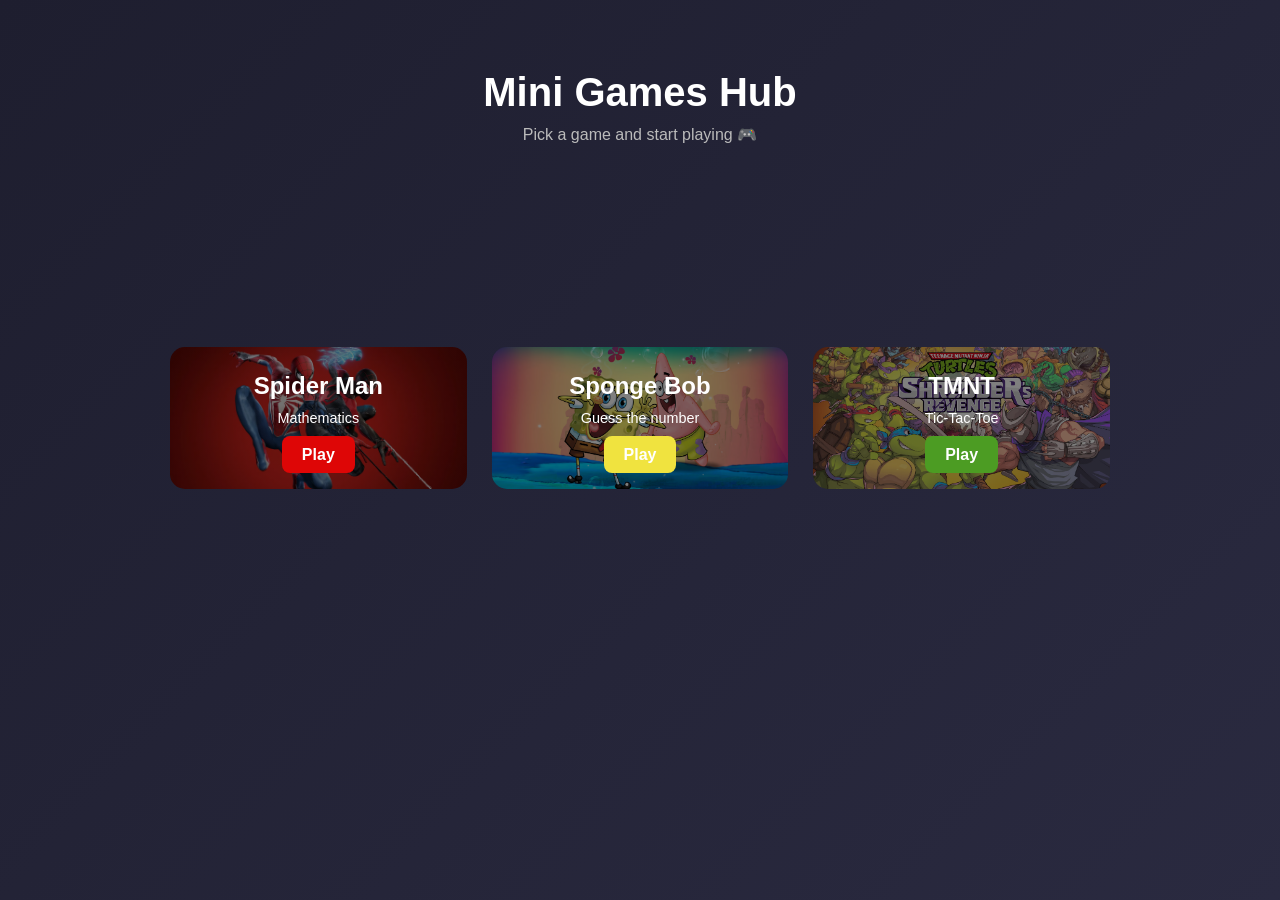
<file: index.html>
<!DOCTYPE html>
<html lang="en">
<head>
    <meta charset="UTF-8">
    <meta name="viewport" content="width=device-width, initial-scale=1.0">
    <title>Mini Games Hub</title>
    <link rel="stylesheet" href="hub.css">
</head>
<body>

    <header>
        <h1>Mini Games Hub</h1>
        <p>Pick a game and start playing 🎮</p>
    </header>

    <main class="games-container">

        <!-- Game 1 -->
        <div class="game-card" id="spider_man_game">
            <h2>Spider Man</h2>
            <p>Mathematics</p>
            <a href="./Spider-Man Math/heroPick.html" class="play-btn" id="spider_btn" target="_blank">Play</a>
        </div>

        <!-- Game 2 -->
        <div class="game-card" id="sponge_bob_game">
            <h2>Sponge Bob</h2>
            <p>Guess the number</p>
            <a href="./SpongeBob Guess The Number/heroPick.html" class="play-btn" id="sponge_btn" target="_blank">Play</a>
        </div>

        <!-- Game 3 -->
        <div class="game-card" id="tmnt_game">
            <h2>TMNT</h2>
            <p>Tic-Tac-Toe</p>
            <a href="./TMNT Tic-Tac-Toe/heroPick.html" class="play-btn" id="tmnt_btn" target="_blank">Play</a>
        </div>

    </main>

    <footer>
        <p></p>
    </footer>

</body>
</html>
</file>
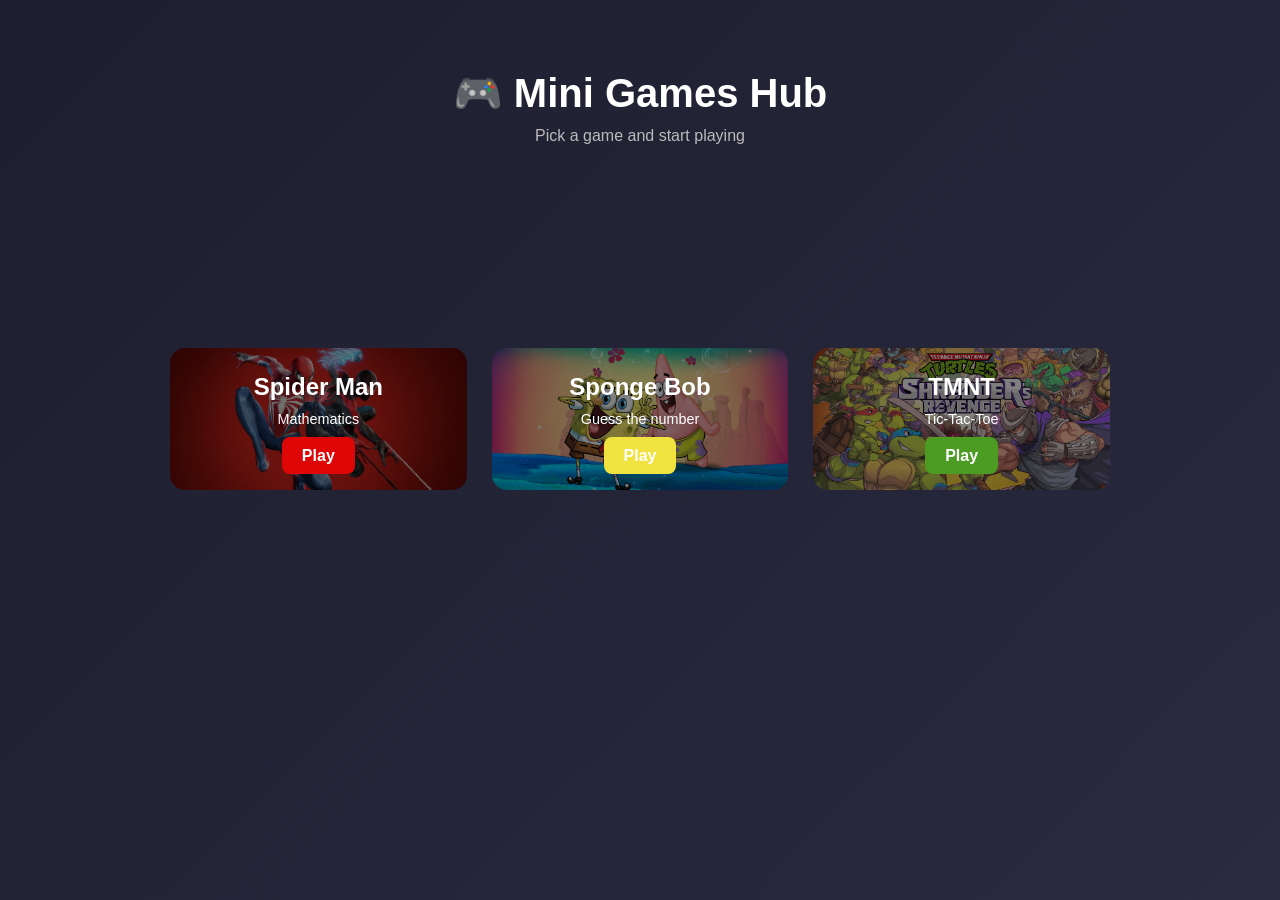
<file: hub.html>
<!DOCTYPE html>
<html lang="en">
<head>
    <meta charset="UTF-8">
    <title>Mini Games Hub</title>
    <link rel="stylesheet" href="hub.css">
</head>
<body>

    <header>
        <h1>🎮 Mini Games Hub</h1>
        <p>Pick a game and start playing</p>
    </header>

    <main class="games-container">

        <!-- Game 1 -->
        <div class="game-card" id="spider_man_game">
            <h2>Spider Man</h2>
            <p>Mathematics</p>
            <a href="./Spider-Man Math/heroPick.html" class="play-btn" id="spider_btn" target="_blank">Play</a>
        </div>

        <!-- Game 2 -->
        <div class="game-card" id="sponge_bob_game">
            <h2>Sponge Bob</h2>
            <p>Guess the number</p>
            <a href="./SpongeBob Guess The Number/heroPick.html" class="play-btn" id="sponge_btn" target="_blank">Play</a>
        </div>

        <!-- Game 3 -->
        <div class="game-card" id="tmnt_game">
            <h2>TMNT</h2>
            <p>Tic-Tac-Toe</p>
            <a href="./TMNT Tic-Tac-Toe/heroPick.html" class="play-btn" id="tmnt_btn" target="_blank">Play</a>
        </div>

    </main>

    <footer>
        <p></p>
    </footer>

</body>
</html>
</file>
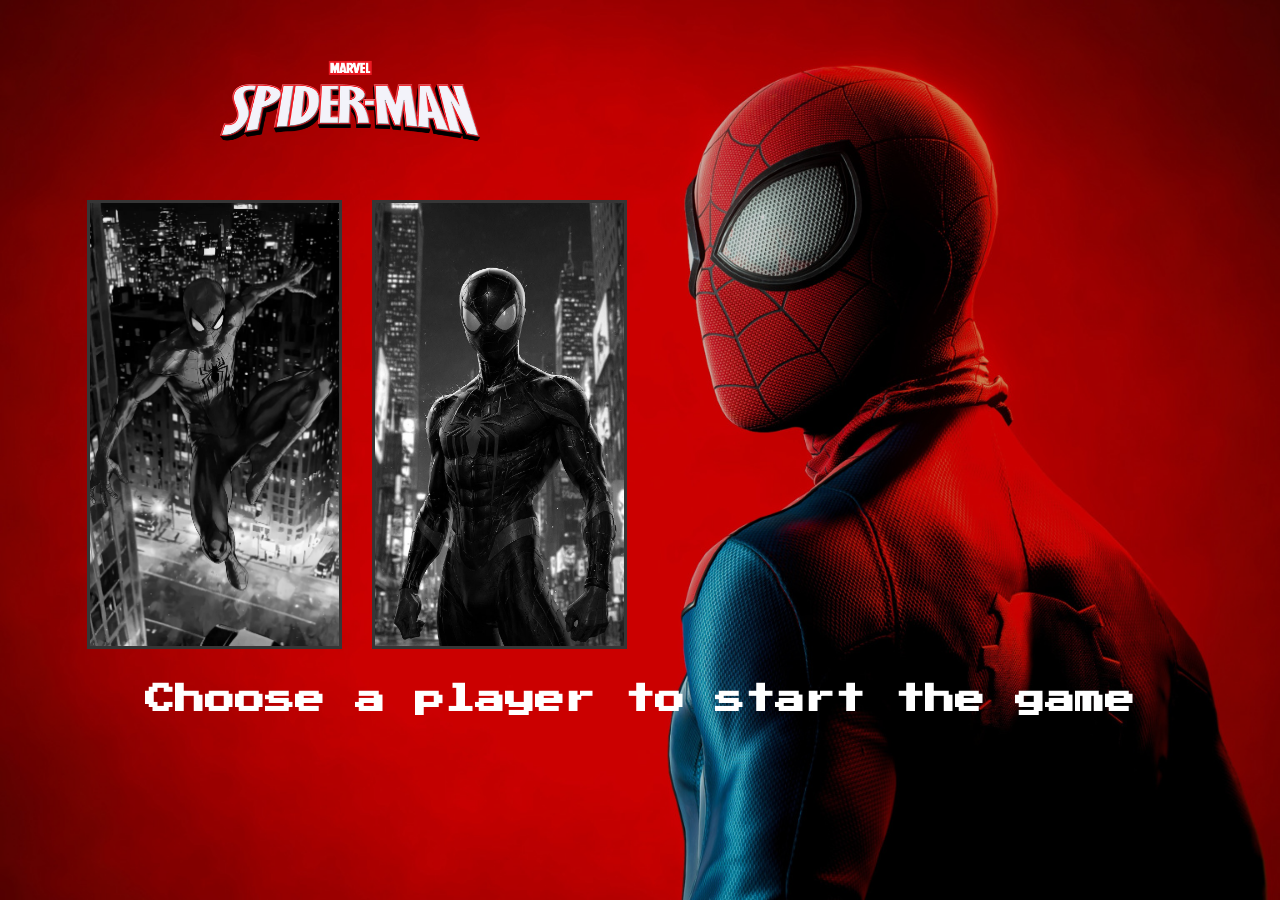
<file: Spider-Man Math/heroPick.html>
<!DOCTYPE html>
<html lang="en" dir="ltr">
  <head>
    <meta charset="utf-8">
    <meta http-equiv="X-UA-Compatible" content="IE=edge">
    <meta name="viewport" content="width=device-width, initial-scale=1">
    <title></title>
    <link rel="stylesheet" href="https://cdn.jsdelivr.net/npm/bootstrap@3.4.1/dist/css/bootstrap.min.css" integrity="sha384-HSMxcRTRxnN+Bdg0JdbxYKrThecOKuH5zCYotlSAcp1+c8xmyTe9GYg1l9a69psu" crossorigin="anonymous">
    <link rel="stylesheet" href="heroPick.css">
    <link rel="preconnect" href="https://fonts.googleapis.com">
    <link rel="preconnect" href="https://fonts.gstatic.com" crossorigin>
    <link href="https://fonts.googleapis.com/css2?family=Press+Start+2P&display=swap" rel="stylesheet">
  <body>

    <div class="container">
      <div class="overlay"></div>

      <div id="app">


        <div class="txtclass">
          <img src="Static/spidey_logo.png" alt="">
        </div>

        <div class="row">
          <div class="col-lg-3 col-md-3 col-xs-6 hero" data-hero="Peter Parker"><img src="./Static/classic.jpg" alt=""></div>
          <div class="col-lg-3 col-md-3 col-xs-6 hero" data-hero="Miles Morales"><img src="./Static/miles.jpg" alt=""></div>
    

        </div>

        <p id="blink">Choose a player to start the game</p>

        <script src="heroPick.js">

        </script>

      </div>


    </div>



  </body>
</html>
</file>
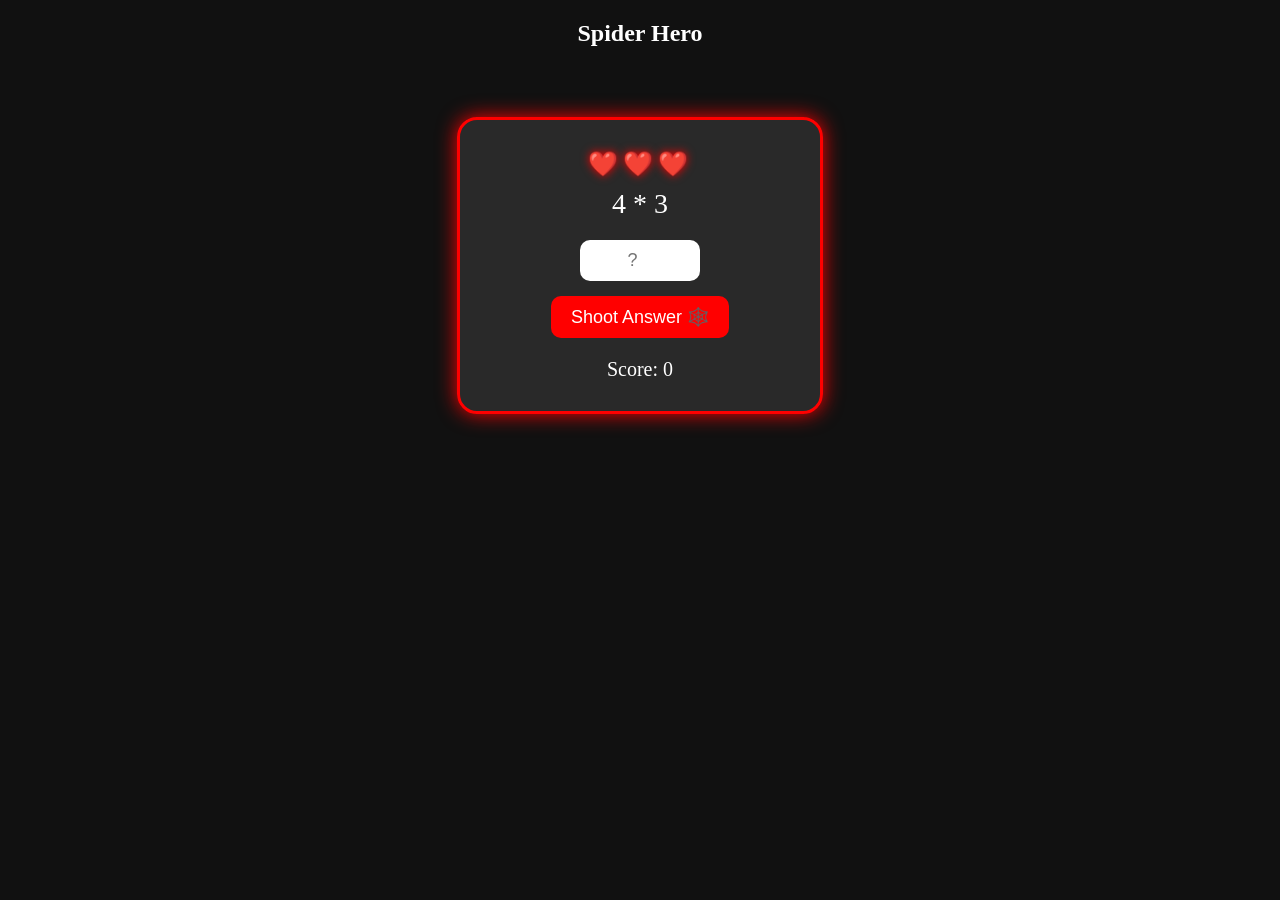
<file: Spider-Man Math/spider_game.html>
<!DOCTYPE html>
<html lang="en">
<head>
    <meta charset="utf-8">
    <meta name="viewport" content="width=device-width, initial-scale=1.0">
    <title>Spider Math Game</title>
    <link rel="stylesheet" href="spider_game.css">
</head>
<body>
    <header id="heroName">Hero Math Challenge</header>

    <div class="game-box">
        <div id="lives">❤️❤️❤️</div>

        <div id="question">Loading...</div>
        <input type="number" id="answer" placeholder="?" />
        <br>
        <button onclick="checkAnswer()">Shoot Answer 🕸️</button>
        <div id="score">Score: 0</div>
    </div>

    <script src="spider_game.js"></script>
</body>
</html>
</file>
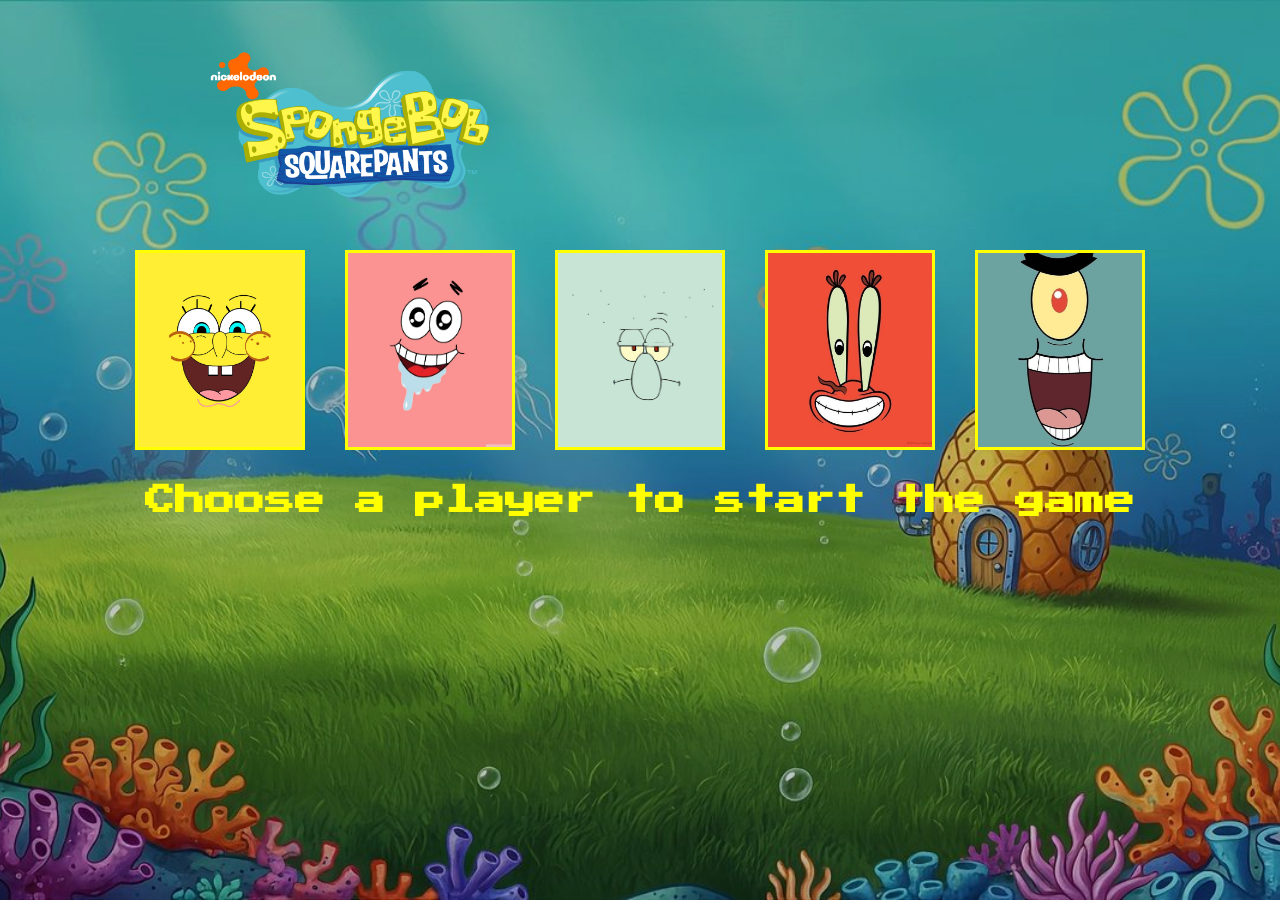
<file: SpongeBob Guess The Number/heroPick.html>
<!DOCTYPE html>
<html lang="en" dir="ltr">
  <head>
    <meta charset="utf-8">
    <meta http-equiv="X-UA-Compatible" content="IE=edge">
    <meta name="viewport" content="width=device-width, initial-scale=1">
    <title></title>
    <link rel="stylesheet" href="https://cdn.jsdelivr.net/npm/bootstrap@3.4.1/dist/css/bootstrap.min.css" integrity="sha384-HSMxcRTRxnN+Bdg0JdbxYKrThecOKuH5zCYotlSAcp1+c8xmyTe9GYg1l9a69psu" crossorigin="anonymous">
    <link rel="stylesheet" href="heroPick.css">
    <link rel="preconnect" href="https://fonts.googleapis.com">
    <link rel="preconnect" href="https://fonts.gstatic.com" crossorigin>
    <link href="https://fonts.googleapis.com/css2?family=Press+Start+2P&display=swap" rel="stylesheet">
  <body>

    <div class="container">
      <div class="overlay"></div>

      <div id="app">


        <div class="txtclass">
          <img src="Static/sponge_logo.png" alt="">
        </div>

        <div class="row">
          <div class="col-lg-3 col-md-3 col-xs-6 hero" data-hero="Sponge Bob"><img src="./Static/sponge.jpg" alt=""></div>
          <div class="col-lg-3 col-md-3 col-xs-6 hero" data-hero="Patrick Star"><img src="./Static/patrick.jpg" alt=""></div>
          <div class="col-lg-3 col-md-3 col-xs-6 hero" data-hero="Skvidvard Tentikals"><img src="./Static/squidward.jpg" alt=""></div>
          <div class="col-lg-3 col-md-3 col-xs-6 hero" data-hero="Mr. Krabs"><img src="./Static/crabs.jpg" alt=""></div>
          <div class="col-lg-3 col-md-3 col-xs-6 hero" data-hero="Plankton"><img src="./Static/plankton.jpg" alt=""></div>
        </div>

        <p id="blink">Choose a player to start the game</p>

        <script src="heroPick.js">

        </script>

      </div>


    </div>



  </body>
</html>
</file>
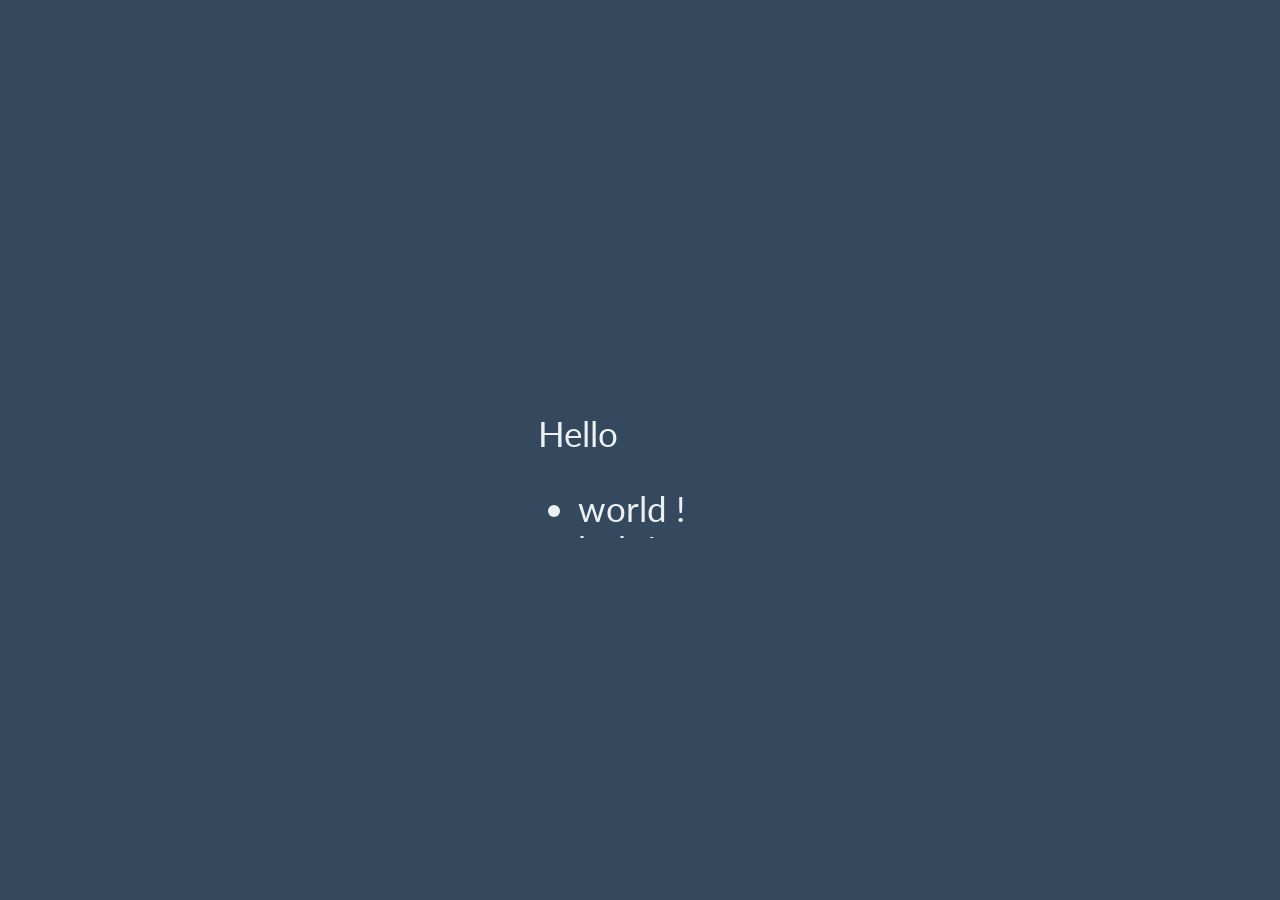
<file: Spider-Man Math/Static/test111.html>
<!DOCTYPE html>
<html lang="en" dir="ltr">
  <head>
    <meta charset="utf-8">
    <title></title>
    <link rel="stylesheet" href="test111.css">
    <link href="https://fonts.googleapis.com/css?family=Lato" rel="stylesheet">
  </head>
  <body>
    <div class="content">
      <div class="content__container">
        <p class="content__container__text">
          Hello
        </p>

        <ul class="content__container__list">
          <li class="content__container__list__item">world !</li>
          <li class="content__container__list__item">bob !</li>
          <li class="content__container__list__item">users !</li>
          <li class="content__container__list__item">everybody !</li>
        </ul>
      </div>
    </div>

  </body>
</html>
</file>
<file: hub.css>
/* Reset */
* {
    margin: 0;
    padding: 0;
    box-sizing: border-box;
    font-family: Arial, sans-serif;
}

/* Body */
body {
    background: linear-gradient(135deg, #1e1e2f, #2a2a40);
    color: #fff;
    min-height: 100vh;
    display: flex;
    flex-direction: column;
}

/* Header */
header {
    text-align: center;
    padding: 70px 20px 3px;
}

header h1 {
    font-size: 2.5rem;
    margin-bottom: 10px;
}

header p {
    color: #bbb;
}

/* Game container */
.games-container {
    display: grid;
    grid-template-columns: repeat(auto-fit, minmax(250px, 1fr));
    gap: 25px;
    padding: 30px;
    width: 100%;
    max-width: 1000px;
    margin: auto;
}

/* Game cards */
.game-card {
    background: #2f2f4a;
    padding: 25px;
    border-radius: 15px;
    text-align: center;
    transition: transform 0.25s ease, box-shadow 0.25s ease;
}

.game-card:hover {
    transform: translateY(-8px) scale(1.02);
    box-shadow: 0 10px 25px rgba(0, 0, 0, 0.4);
}

.game-card h2 {
    margin-bottom: 10px;
    color: white;
}

.game-card p {
    font-size: 0.9rem;
    color: white;
    margin-bottom: 20px;
}


#spider_man_game {
  background:
    linear-gradient(rgba(0, 0, 0, 0.5), rgba(0, 0, 0, 0.5)),
    url("sp_game.webp") no-repeat center;
  background-size: cover;
}


#sponge_bob_game {
  background:
    linear-gradient(rgba(0, 0, 0, 0.5), rgba(0, 0, 0, 0.5)),
    url("sponge_game2.avif") no-repeat center;
  background-size: cover;
}


#tmnt_game {
  background:
    linear-gradient(rgba(0, 0, 0, 0.5), rgba(0, 0, 0, 0.5)),
    url("tmnt.avif") no-repeat center;
  background-size: cover;
}


#spider_btn {
  background: #de0606;
}

#sponge_btn {
  background: #f0e33f;
}

#tmnt_btn {
  background: #4c9c23;
}


/* Button */
.play-btn {
    text-decoration: none;
    background: linear-gradient(45deg, #ff7a18, #ff3d00);
    padding: 10px 20px;
    border-radius: 8px;
    color: #fff;
    font-weight: bold;
    transition: 0.2s;
}

.play-btn:hover {
    opacity: 0.85;
}

/* Footer */
footer {
    text-align: center;
    padding: 20px;
    color: #aaa;
    margin-top: auto;
}
</file>
<file: Spider-Man Math/heroPick.css>
body {
    background: url("./Static/spidey_bg1.jpg") no-repeat center fixed;
    background-size: cover;
}
  .overlay {
    z-index: -1;
    position: fixed;
    top: 0;
    left: 0;
    width: 100%;
    height: 100%;
    background: rgba(0, 0, 0, 0.2); /* Black with 50% opacity */
    pointer-events: none; /* So it doesn’t block clicks */
  }

h2 {
  font-family: "Bangers", system-ui;
  font-weight: 400;
  font-style: normal;
  text-align: center;
  color: white;
}



.row {
  margin-left: 0;
  margin-right: 0;
  text-align: center;
  margin-top: 50px;
}



img[src*="classic.jpg"], [src*="miles.jpg"], [src*="venom.jpg"], [src*="carnage.jpg"] {
  border: 3px red solid;
  margin: 0 2px; /* reduce horizontal margin */
  width: 100%;   /* make image fill the column width */
  height: auto;
  margin-top: 0px;
  display: inline-block;
  filter: grayscale(100%);
  transition: filter 0.5s ease;
}

img[src*="classic.jpg"]:hover, [src*="miles.jpg"]:hover, [src*="venom.jpg"]:hover, [src*="carnage.jpg"]:hover {
  cursor: pointer;
  filter: grayscale(0%);
}


img[src*="/spidey_logo.png"] {
  height: 100px;
  width: 280px;
  display: block;          /* makes img take full width for centering */
  margin-left: 140px;       /* left margin adjusts automatically */
  margin-top: 50px;
  margin-bottom: 2px;
}

#blink {
  margin-top: 30px;
  font-family: "Press Start 2P", system-ui;
  font-weight: 400;
  font-style: normal;
  animation: blinker 1s step-start infinite;
  color: white;
  font-weight: bold;
  font-size: 30px;
  text-align: center;
}

@keyframes blinker {
  50% {
    opacity: 0;
  }
}
</file>
<file: Spider-Man Math/spider_game.css>
body {
  margin: 0;
  font-family: 'Comic Sans MS', cursive;
  background: radial-gradient(circle, #1a1a1a, #000);
  color: white;
  text-align: center;
}

/* Hero Header */
header {
  padding: 20px;
  font-size: 24px;
  font-weight: bold;
}

/* Game Container */
.game-box {
  background: rgba(255,255,255,0.1);
  border: 3px solid red;
  border-radius: 20px;
  padding: 30px;
  width: 300px;
  margin: 50px auto;
  box-shadow: 0 0 20px red;
}

/* Add this to your existing CSS */
#lives {
  font-size: 24px;
  margin-bottom: 10px;
  letter-spacing: 5px;
  text-shadow: 0 0 10px red;
}


/* Question */
#question {
  font-size: 28px;
  margin-bottom: 20px;
}

/* Input */
input {
  padding: 10px;
  color: black;
  font-size: 18px;
  width: 100px;
  text-align: center;
  border-radius: 10px;
  border: none;
}

/* Button */
button {
  margin-top: 15px;
  padding: 10px 20px;
  font-size: 18px;
  border: none;
  border-radius: 10px;
  cursor: pointer;
  background: red;
  color: white;
  transition: 0.3s;
}

button:hover {
  background: black;

}

/* Score */
#score {
  margin-top: 20px;
  font-size: 20px;
}

/* Spider web effect */
.web {
  position: absolute;
  width: 100px;
  opacity: 0.2;
}

.top-left { top: 0; left: 0; }
.top-right { top: 0; right: 0; }
.bottom-left { bottom: 0; left: 0; }
.bottom-right { bottom: 0; right: 0; }
</file>
<file: SpongeBob Guess The Number/heroPick.css>
body {
    background: url("./Static/sponge_bg.jpg") no-repeat center fixed;
    background-size: cover;
}
  .overlay {
    z-index: -1;
    position: fixed;
    top: 0;
    left: 0;
    width: 100%;
    height: 100%;
    background: rgba(0, 0, 0, 0.2); /* Black with 50% opacity */
    pointer-events: none; /* So it doesn’t block clicks */
  }

h2 {
  font-family: "Bangers", system-ui;
  font-weight: 400;
  font-style: normal;
  text-align: center;
  color: white;
}



.row {
  display: flex;
  justify-content: center;  /* center the row */
  gap: 10px;                /* space between heroes */
  flex-wrap: wrap;           /* wrap on smaller screens */
  margin-top: 50px;
  padding: 0 10px;          /* small horizontal padding */
}

.hero {
  flex: 1 1 21%;             /* 4 items per row, adjust for gaps */
  max-width: 200px;          /* optional max size */
  aspect-ratio: 1 / 1;       /* makes it square */
  position: relative;
  overflow: hidden;
}

.hero img {
  width: 100%;
  height: 100%;
  object-fit: cover;         /* fill square without stretching */
  border: 3px yellow solid;
  transition: filter 0.5s ease;
}

.hero img:hover {
  cursor: pointer;
  filter: grayscale(0%);
}


img[src*="/sponge_logo.png"] {
  height: 150px;
  width: 280px;
  display: block;          /* makes img take full width for centering */
  margin-left: 140px;       /* left margin adjusts automatically */
  margin-top: 50px;
  margin-bottom: 2px;
}

#blink {
  margin-top: 30px;
  font-family: "Press Start 2P", system-ui;
  font-weight: 400;
  font-style: normal;
  animation: blinker 1s step-start infinite;
  color: yellow;
  font-weight: bold;
  font-size: 30px;
  text-align: center;
}

@keyframes blinker {
  50% {
    opacity: 0;
  }
}
</file>
<file: Spider-Man Math/Static/test111.css>
body {
  width: 100%;
  height: 100%;
  position: fixed;
  background-color: #34495e;
}

.content {
  position: absolute;
  top: 50%;
  left: 50%;
  transform: translate(-50%, -50%);
  height: 160px;
  overflow:hidden;

  font-family: 'Lato', sans-serif;
  font-size: 35px;
  line-height: 40px;
  color: #ecf0f1;

  &__container {
    font-weight: 600;
    overflow: hidden;
    height: 40px;
    padding: 0 40px;

    &:before {
      content: '[';
      left: 0;
    }

    &:after {
      content: ']';
      position: absolute;
      right: 0;
    }

    &:after, &:before {
      position: absolute;
      top: 0;

      color: #16a085;
      font-size: 42px;
      line-height: 40px;

      -webkit-animation-name: opacity;
      -webkit-animation-duration: 2s;
      -webkit-animation-iteration-count: infinite;
      animation-name: opacity;
      animation-duration: 2s;
      animation-iteration-count: infinite;
    }

    &__text {
      display: inline;
      float: left;
      margin: 0;
    }

    &__list {
      margin-top: 0;
      padding-left: 110px;
      text-align: left;
      list-style: none;

      -webkit-animation-name: change;
      -webkit-animation-duration: 10s;
      -webkit-animation-iteration-count: infinite;
      animation-name: change;
      animation-duration: 10s;
      animation-iteration-count: infinite;

      &__item {
        line-height:40px;
        margin:0;
      }
    }
  }
}

@-webkit-keyframes opacity {
  0%, 100% {opacity:0;}
  50% {opacity:1;}
}

@-webkit-keyframes change {
  0%, 12.66%, 100% {transform:translate3d(0,0,0);}
  16.66%, 29.32% {transform:translate3d(0,-25%,0);}
  33.32%,45.98% {transform:translate3d(0,-50%,0);}
  49.98%,62.64% {transform:translate3d(0,-75%,0);}
  66.64%,79.3% {transform:translate3d(0,-50%,0);}
  83.3%,95.96% {transform:translate3d(0,-25%,0);}
}

@-o-keyframes opacity {
  0%, 100% {opacity:0;}
  50% {opacity:1;}
}

@-o-keyframes change {
  0%, 12.66%, 100% {transform:translate3d(0,0,0);}
  16.66%, 29.32% {transform:translate3d(0,-25%,0);}
  33.32%,45.98% {transform:translate3d(0,-50%,0);}
  49.98%,62.64% {transform:translate3d(0,-75%,0);}
  66.64%,79.3% {transform:translate3d(0,-50%,0);}
  83.3%,95.96% {transform:translate3d(0,-25%,0);}
}

@-moz-keyframes opacity {
  0%, 100% {opacity:0;}
  50% {opacity:1;}
}

@-moz-keyframes change {
  0%, 12.66%, 100% {transform:translate3d(0,0,0);}
  16.66%, 29.32% {transform:translate3d(0,-25%,0);}
  33.32%,45.98% {transform:translate3d(0,-50%,0);}
  49.98%,62.64% {transform:translate3d(0,-75%,0);}
  66.64%,79.3% {transform:translate3d(0,-50%,0);}
  83.3%,95.96% {transform:translate3d(0,-25%,0);}
}

@keyframes opacity {
  0%, 100% {opacity:0;}
  50% {opacity:1;}
}

@keyframes change {
  0%, 12.66%, 100% {transform:translate3d(0,0,0);}
  16.66%, 29.32% {transform:translate3d(0,-25%,0);}
  33.32%,45.98% {transform:translate3d(0,-50%,0);}
  49.98%,62.64% {transform:translate3d(0,-75%,0);}
  66.64%,79.3% {transform:translate3d(0,-50%,0);}
  83.3%,95.96% {transform:translate3d(0,-25%,0);}
}
</file>
